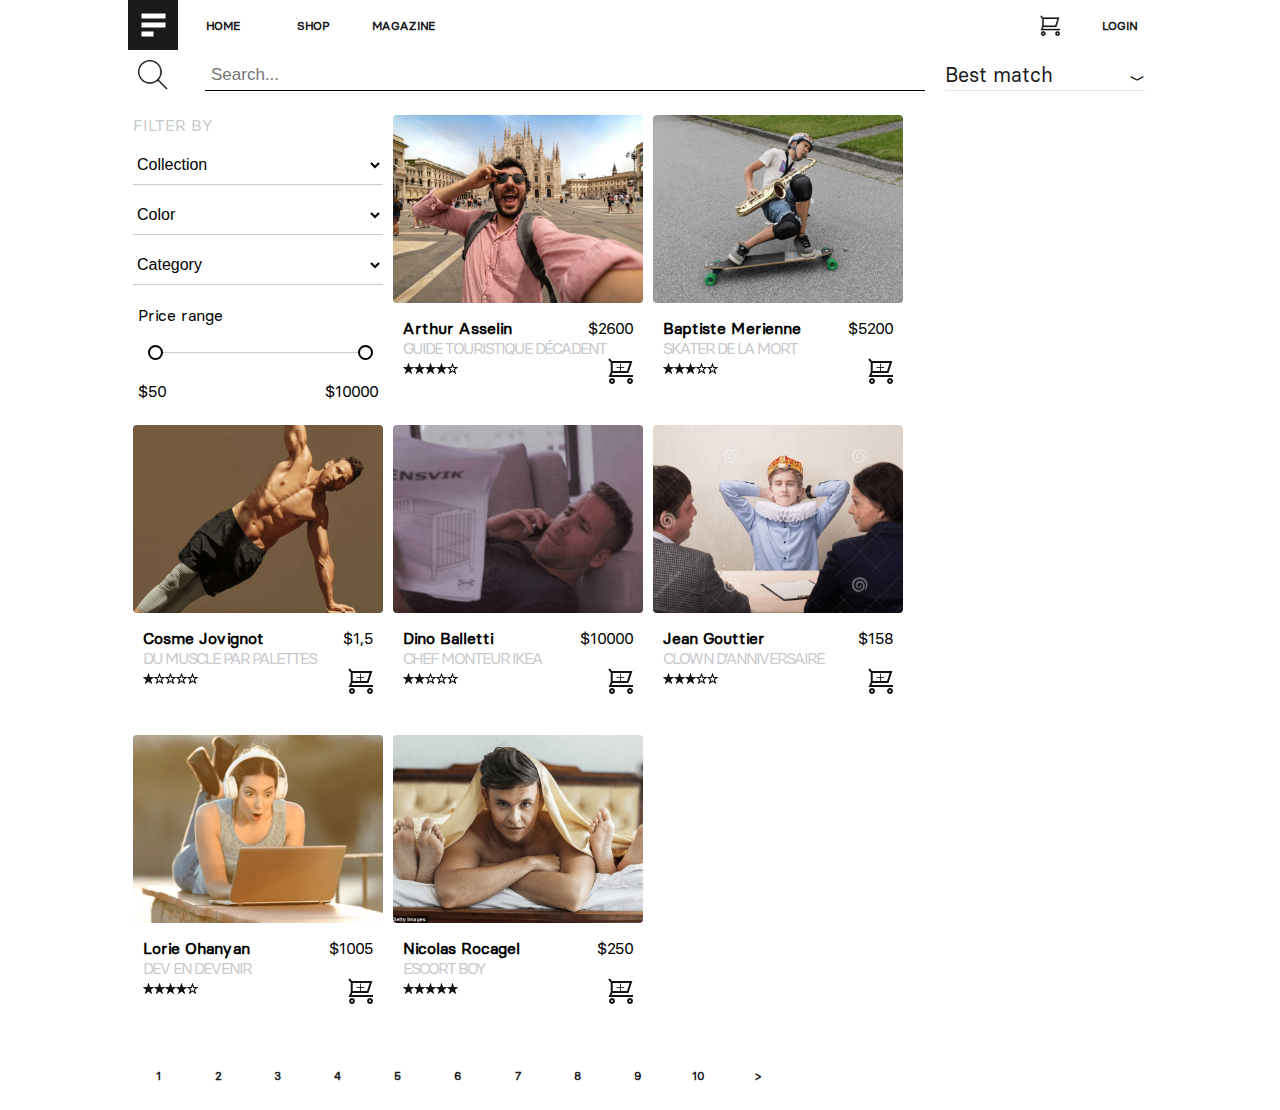
<file: index.html>
<!DOCTYPE HTML>
<html>


    <!-- DON'T TOUCH -->
    <head>
        <link rel="stylesheet" href="">
        <meta charset="UTF-8">
        <meta name="viewport" content="width=device-width, initial-scale=1.0">
        <link href="stylesheet.css" rel="stylesheet">
        <title>Wankers by Epitech</title>
    </head>

    <header>
        <!-- nav_bar composée de deux sections : nav_bar_top & search_div -->
                <div id="nav_bar">
        <!-- nav_bar_top : Première section de la nav_bar : LOGO + Boutons de menu -->
                    <div id="nav_bar_top">
                        <div id="menu_item">
                            <div id="menu"></div>
                            <a href="#" class="menu_nav">HOME</a>
                            <a href="#" class="menu_nav">SHOP</a>
                            <a href="#" class="menu_nav">MAGAZINE</a>
                        </div>
        <!-- profile_menu : Bouton panier + LOGIN -->
                        <div id="profile_menu">
                            <a href="#" id="cart"></a>
                            <a href="#" class="menu_nav">LOGIN</a>
                            <a href="#"  id="menu_hamburger"></a>
                        </div>
                    </div>
        <!-- search_div : Seconde section de la nav_bar : Icone recherche + Barre de recherche + Best match déroulant -->
                    <div id="search_div">
                        <div id="logo_search"></div>
                        <div id="nav_bar_search">
                            <input id="search_input" type="text" placeholder="Search...">
        <!-- Best match déroulant -->
                            <nav id="best_match">
                                <ul>
                                  <li class="scrolling_menu"><a href="#">Best match &ensp;</a>
                                    <ul class="sub_menu">
                                      <li><a href="#">Match #1</a></li>
                                      <li><a href="#">Match #2</a></li>
                                      <li><a href="#">Match #3</a></li>
                                    </ul>
                                  </li>
                                </ul>
                            </nav>
                            <!-- <nav id="best_match_responsive">
                                <ul>
                                  <li class="scrolling_menu"><a href="#">Best match &ensp;</a>
                                    <ul class="sub_menu">
                                      <li><a href="#">Match #1</a></li>
                                      <li><a href="#">Match #2</a></li>
                                      <li><a href="#">Match #3</a></li>
                                    </ul>
                                  </li>
                                </ul>
                            </nav> -->
                        </div>
                    </div>
                </div>
            </header>
        <!-- END DON'T TOUCH -->

    <body>
        <div id="body">

        <div class=body_item_line> 
            <div id="body_filter"><button type="button" id="filter_collapse">Filters</button>   
            <div id="body_filter_title">
                  FILTER BY
            </div>
            <button type="button" class="match_collapse">Best match</button> 
            <button type="button" class="filter_collapse">Filters</button> 
                <div class="filter_item_collapse">
                        <select class="body_filter_item">
                            <option value="0">Collection</option>
                            <option value="1" class="body_filter_item_option">Collection 1</option>
                        </select>
                </div>
                <div class="filter_item_collapse">
                        <select class="body_filter_item">
                            <option value="0">Color</option>
                            <option value="1" class="body_filter_item_option">Color 2</option>
                        </select>
                </div>
                <div class="filter_item_collapse">
                        <select class="body_filter_item">
                            <option value="0" class="body_filter_item_option">Category</option>
                            <option value="1" class="body_filter_item_option">Category 1</option>
                        </select>
                </div>
                <div class="filter_item_collapse">
                    <div id="body_filter_range_title">
                        Price range
                    </div>
                    <div class="body_filter_range">
                        <input id="minV" type="range" class="min-price"  value="50" min="50" max="10000" step="50">
                        <input id="maxV" type="range" class="max-price" value="10000" min="50" max="10000" step="50">
                      </div>
                    <div class="price-content">
                        <div>
                            <p id="min-value">$50</p>
                        </div>
                        <div >
                            <p id="max-value">$10000</p>
                        </div>
                    </div>
                </div>
            </div>


             

            <div class="body_item">
                <div><img class="body_item_img" src="./img_source/img_wankers/arthur.png" alt="arthur"></div>
                    <div class="body_item_description">
                        <div class="body_item_input">Arthur Asselin</div>
                        <div class="body_item_price">$2600</div>
                        <div class="body_item_job">guide touristique décadent</div>
                            <div class="body_item_starsandcart">
                                <div class="body_item_rating">
                                    <div><img src="./img_source/img_website/Star - On.png" alt=star></div>
                                    <div><img src="./img_source/img_website/Star - On.png" alt=star></div>
                                    <div><img src="./img_source/img_website/Star - On.png" alt=star></div>
                                    <div><img src="./img_source/img_website/Star - On.png" alt=star></div>
                                    <div><img src="./img_source/img_website/Star.png" alt=star></div>
                                </div>
                                <div class="body_item_fiver_cart"><img src="./img_source/img_website/Cart Button PLUS.png" alt=cart></div>
                            </div>
                            </div>   
        </div>

        <div class="body_item">
            <div><img class="body_item_img" src="./img_source/img_wankers/images_resized/wanker_baptiste.png" alt="baptiste"></div>
                <div class="body_item_description">
                    <div class="body_item_input">Baptiste Merienne</div>
                    <div class="body_item_price">$5200</div>
                    <div class="body_item_job">skater de la mort</div>
                        <div class="body_item_starsandcart">
                             <div class="body_item_rating">
                                <div><img src="./img_source/img_website/Star - On.png" alt=star></div>
                                <div><img src="./img_source/img_website/Star - On.png" alt=star></div>
                                <div><img src="./img_source/img_website/Star - On.png" alt=star></div>
                                <div><img src="./img_source/img_website/Star.png" alt=star></div>
                                <div><img src="./img_source/img_website/Star.png" alt=star></div>
                            </div>
                            <div class="body_item_fiver_cart"><img src="./img_source/img_website/Cart Button PLUS.png" alt=cart></div>
                        </div>
                        </div>   
        </div>

        <div class="body_item">
            <div><img class="body_item_img" src="./img_source/img_wankers/images_resized/wanker_cosme.png" alt="cosme"></div>
                <div class="body_item_description">
                    <div class="body_item_input">Cosme Jovignot</div>
                    <div class="body_item_price">$1,5</div>
                    <div class="body_item_job">du muscle par palettes</div>
                        <div class="body_item_starsandcart">
                             <div class="body_item_rating">
                                <div><img src="./img_source/img_website/Star - On.png" alt=star></div>
                                <div><img src="./img_source/img_website/Star.png" alt=star></div>
                                <div><img src="./img_source/img_website/Star.png" alt=star></div>
                                <div><img src="./img_source/img_website/Star.png" alt=star></div>
                                <div><img src="./img_source/img_website/Star.png" alt=star></div>
                            </div>
                            <div class="body_item_fiver_cart"><img src="./img_source/img_website/Cart Button PLUS.png" alt=cart></div>
                        </div>
                        </div>   
        </div>
            
 
        <div class="body_item">
            <div><img class="body_item_img" src="./img_source/img_wankers/images_resized/wanker_dino.png" alt="dino"></div>
                <div class="body_item_description">
                    <div class="body_item_input">Dino Balletti</div>
                    <div class="body_item_price">$10000</div>
                    <div class="body_item_job">chef monteur Ikea</div>
                        <div class="body_item_starsandcart">
                             <div class="body_item_rating">
                                <div><img src="./img_source/img_website/Star - On.png" alt=star></div>
                                <div><img src="./img_source/img_website/Star - On.png" alt=star></div>
                                <div><img src="./img_source/img_website/Star.png" alt=star></div>
                                <div><img src="./img_source/img_website/Star.png" alt=star></div>
                                <div><img src="./img_source/img_website/Star.png" alt=star></div>
                            </div>
                            <div class="body_item_fiver_cart"><img src="./img_source/img_website/Cart Button PLUS.png" alt=cart></div>
                        </div>
                        </div>   
        </div>
  
    


    <div class="body_item">
            <div><img class="body_item_img" src="./img_source/img_wankers/images_resized/wanker_jean.png" alt="jean"></div>
                <div class="body_item_description">
                    <div class="body_item_input">Jean Gouttier</div>
                    <div class="body_item_price">$158</div>
                    <div class="body_item_job">clown d'anniversaire</div>
                        <div class="body_item_starsandcart">
                             <div class="body_item_rating">
                                <div><img src="./img_source/img_website/Star - On.png" alt=star></div>
                                <div><img src="./img_source/img_website/Star - On.png" alt=star></div>
                                <div><img src="./img_source/img_website/Star - On.png" alt=star></div>
                                <div><img src="./img_source/img_website/Star.png" alt=star></div>
                                <div><img src="./img_source/img_website/Star.png" alt=star></div>
                            </div>
                            <div class="body_item_fiver_cart"><img src="./img_source/img_website/Cart Button PLUS.png" alt=cart></div>
                        </div>
                        </div>   
        </div>
     
    
    
    <div class="body_item">
        <div><img class="body_item_img" src="./img_source/img_wankers/images_resized/wanker_lorie.png" alt="lorie"></div>
            <div class="body_item_description">
                <div class="body_item_input">Lorie Ohanyan</div>
                <div class="body_item_price">$1005</div>
                <div class="body_item_job">dev en devenir</div>
                    <div class="body_item_starsandcart">
                         <div class="body_item_rating">
                            <div><img src="./img_source/img_website/Star - On.png" alt=star></div>
                            <div><img src="./img_source/img_website/Star - On.png" alt=star></div>
                            <div><img src="./img_source/img_website/Star - On.png" alt=star></div>
                            <div><img src="./img_source/img_website/Star - On.png" alt=star></div>
                            <div><img src="./img_source/img_website/Star.png" alt=star></div>
                        </div>
                        <div class="body_item_fiver_cart"><img src="./img_source/img_website/Cart Button PLUS.png" alt=cart></div>
                    </div>
                    </div>   
    </div>
   


<div class="body_item">
    <div><img class="body_item_img" src="./img_source/img_wankers/images_resized/wanker_nicolas.png" alt="nicolas"></div>
        <div class="body_item_description">
            <div class="body_item_input">Nicolas Rocagel</div>
            <div class="body_item_price">$250</div>
            <div class="body_item_job">escort boy</div>
                <div class="body_item_starsandcart">
                     <div class="body_item_rating">
                        <div><img src="./img_source/img_website/Star - On.png" alt=star></div>
                        <div><img src="./img_source/img_website/Star - On.png" alt=star></div>
                        <div><img src="./img_source/img_website/Star - On.png" alt=star></div>
                        <div><img src="./img_source/img_website/Star - On.png" alt=star></div>
                        <div><img src="./img_source/img_website/Star - On.png" alt=star></div>
                    </div>
                    <div class="body_item_fiver_cart"><img src="./img_source/img_website/Cart Button PLUS.png" alt=cart></div>
                </div>
                </div>   
</div>
</div>  
</div>
</div>   
</div>    

<script src="range.js"></script>
    </body>

    <footer>
        <a href="#" class="page">1</a>
        <a href="#" class="page">2</a>
        <a href="#" class="page">3</a>
        <a href="#" class="page">4</a>
        <a href="#" class="page_responsive">5</a>
        <a href="#" class="page_responsive">6</a>
        <a href="#" class="page_responsive">7</a>
        <a href="#" class="page_responsive">8</a>
        <a href="#" class="page_responsive">9</a>
        <a href="#" class="page_responsive">10</a>
        <a href="#" class="page">></a>
    </footer>

</html>
</file>
<file: stylesheet.css>
/* Basier font Import */
@font-face{
    font-family: "Basier";
    src: url("basier/basiercircle-regular-webfont.woff");
  }
html {
    font-family: "Basier";
    scroll-behavior: smooth;
}

/* Customize website's scrollbar like Mac OS
Not supports in Firefox and IE */
/* total width */
body::-webkit-scrollbar {
    background-color: #fff;
    width: 12px;
}
/* background of the scrollbar except button or resizer */
body::-webkit-scrollbar-track {
    background-color: #fff;
}
/* scrollbar itself */
body::-webkit-scrollbar-thumb {
    background-color: #babac0;
    border-radius: 16px;
    border: 4px solid #fff;
}
/* set button(top and bottom of the scrollbar) */
body::-webkit-scrollbar-button {
    display:none;
}

/* HEADER */
header {
    position: fixed;
    z-index: 999;
    top: 0;
    background-color: #ffffff;
    width: 81%;
    margin: 0% 0% 0% 0%;
}


/* HEADER ELEMENTS */
#nav_bar {
    display: flex;
    flex-direction: column;
    height: 100px;
    width: 100%;
}
/* FIRST SECTION FROM NAVBAR */
    /* LEFT PART */
    #nav_bar_top {
        display: flex;
        font-size: 12px;
        flex-direction: row;
        justify-content: space-between;
        height: 50px;
    }
    #menu_item {
        display: flex;
        align-items: center;
        max-width: 360px;
    }
    #menu {
        background-image: url(img_source/img_website/Logo.png);
        background-position: center;
        background-repeat: no-repeat;
        height: 50px;
        width: 50px;
    }
    .menu_nav {
        align-items: center;
        margin: 10px 0;
        color: #1b1b1b;
        text-decoration: none;
        font-weight: bold;
        justify-content: center;
        display: flex;
        height: 50px;
        width: 90px;
        transition: 0.2s;
    }
    .menu_nav:hover {
        background-color: #1b1b1b;
        color: white;
        transition: 0.2s;
    }
    /* RIGHT PART */
    #profile_menu {
        display: flex;
        align-items: center;
        min-width: 120px;
    }
    #cart {
        background-repeat: no-repeat;
        background-image: url("img_source/img_website/Cart Button.png");
        background-size: 40%;
        background-position: center;
        height: 50px;
        width: 50px;
        transition: 0.2s;
    }
    #cart:hover {
        background-size: 45%;
        transition: 0.2s;
    }
    #login {
        font-weight: bold;
        margin-right: 20px;
        display: flex;
        height: 50px;
        align-items: center;
        justify-content: end;
        width: 50px;
    }
    #menu_hamburger {
        display: none;
        width: 50px;
        height: 50px;
    }

/* SECOND SECTION FROM NAVBAR */
#search_div {
    display: flex;
}
/* SEARCH BAR ELEMENTS */
    #logo_search {
        height: 50px;
        min-width: 50px;
        background-image: url("img_source/img_website/Search.png");
        background-repeat: no-repeat;
        background-position: center;
        background-size: 30px;
    }
    /* SUBSECTION FROM SEARCH BAR */
    #nav_bar_search {
        display: flex;
        height: 50px;
        align-items: center;
        width: 100%;
        justify-content: space-between;
        margin: 0px 0px 0px 27px;
    }
    /* SUBSECTION ELEMENTS */
        #search_input[type=text] {
            height: 28px;
            width: 77%;
            border: 0;
            border-bottom: 1.5px black solid;
            height: 18px;
            float: right;
            padding: 6px;
            font-size: 17px;
        }
        /* SCROLLING BEST MATCH MENU */
        #best_match{
            width: 100%;
            margin: 0 auto;
            background-color: white;
            position: sticky;
            top: 0px;
            font-size: 20px;
            width: 20%;
            height: 30px;
            min-width: 200px;
            margin: 0 20px;
            border-bottom: 1.5px #80808030 solid;
        }
        #best_match_responsive {
            display: none;
        }

        #best_match ul{
            margin: 0;
            list-style-type: none;
            padding: 0;
        }
        #best_match ul::after{
            content: "";
            display: table;
            clear: both;
        }

        #best_match ul li{
            float: left;
            width: 100%;
            text-align: center;
            position: relative;
        }

        #best_match a{
            display: flex;
            text-decoration: none;
            text-align: left;
            height: 30px;
            justify-content: space-between;
            align-items: center;
            color: #1b1b1b;
            border-bottom: 2px solid transparent;
            transition: 0.2s;
        }
        #best_match a:hover{
            color:  #c4c4c4;
            border-bottom: 2px solid #1b1b1b;
        }

        .sub_menu{
            display: none;
            box-shadow: 0px 1px 2px  #1b1b1b;
            background-color: white;
            position: absolute;
            width: 100%;
            z-index: 1000;
        }
        #best_match > ul li:hover .sub_menu{
            display: block;
        }
        .sub_menu li{
            float: none;
            width: 100%;
            text-align: left;
        }
        .sub_menu a{
            padding: 10px;
            border-bottom: none;
        }
        .sub_menu a:hover{
            border-bottom: none;
            background-color:  #1b1b1b;
        }

        .scrolling_menu > a::after{
            content: " ﹀";
            font-size: 15px;
            display: flex;
            align-self: end;
            font-weight: bold;
        }
/* RESPONSIVE FOR HEADER ONLY */
@media all and (max-device-width: 480px){
    header {
        width: 100%;
    }
    #nav_bar {
        width: auto;
        height: auto;
    }
    #nav_bar_top {
        justify-content: space-between;
        height: 70px;
    }

    #menu {
        background-image: url(img_source/img_website/Logo.png);
        background-position: center;
        background-repeat: no-repeat;
        height: 100%;
        width: 70px;
    }
    #menu_item {
        min-width: auto;
    }
    .menu_nav {
        display: none;
    }

    #profile_menu {
        display: flex;
        justify-content: flex-end;
        margin-right: 10px;
    }
    #menu_hamburger {
        display: flex;
        width: 50px;
        height: 50px;
        background-image: url(img_source/img_website/hamburger.png);
        background-size: 50%;
        background-repeat: no-repeat;
        background-position: center;
    }
    #search_div {
        height: 50%;
        padding-top: 15px;
        justify-content: space-between;
    }
    #logo_search {
        height: 65px;
        min-width: 70px;
        background-size: 35%;
    }
    #nav_bar_search {
        margin: 0px 0px 0px 10px;
        width: 80%;
        align-self: center;
    }
    #search_input[type=text] {
        width: 90%;
    }


    #best_match {
        display: none;
    }
    #best_match_responsive {
        display: flex;
        width: 100%;
        position: fixed;
        margin-top: 153px;
        height: 74px;
        left: 0;
    }
    
    #best_match_responsive ul{
        margin: 0;
        list-style-type: none;
        width: 100%;
        padding: 0;
    }
    #best_match_responsive ul::after{
        content: "";
        display: table;
        clear: both;
    }

    #best_match_responsive ul li{
        float: left;
        width: 100%;
        text-align: center;
        height: 51px;
        background-color: white;
        position: relative;
    }

    #best_match_responsive a{
        display: flex;
        text-decoration: none;
        text-align: left;
        height: 48px;
        justify-content: space-between;
        align-items: center;
        color: #1b1b1b;
        padding: 0 20px;
        border-bottom: 2px solid transparent;
        transition: 0.2s;
    }
    #best_match_responsive a:hover{
        color:  #c4c4c4;
        border-bottom: 2px solid #1b1b1b;
    }

    .sub_menu{
        display: none;
        box-shadow: 0px 1px 2px  #1b1b1b;
        background-color: white;
        position: absolute;
        width: 100%;
        z-index: 1000;
    }
    #best_match_responsive > ul li:hover .sub_menu{
        display: block;
    }
    .sub_menu li{
        float: none;
        width: 100%;
        text-align: left;
    }
    .sub_menu a{
        padding: 10px;
        border-bottom: none;
    }
    .sub_menu a:hover{
        border-bottom: none;
        background-color:  #1b1b1b;
    }

    .scrolling_menu > a::after{
        content: " ﹀";
        font-size: 15px;
        display: flex;
        align-self: center;
        font-weight: bold;
    }
}
/* END OF RESPONSIVE FOR HEADER ONLY */
/* END OF HEADER */


body {
    margin: 0 10%;
    margin-top: 110px;
}

/* FILTER STYLE */
#body_filter_title{
    text-transform: uppercase;
    color: #C9CACC;

    }
#body_filter{
    font-size: 16px;
    height: 300px;
    width: 250px;
    color: black;
    background-color: white;
    min-width:24%;
    padding:5px;
    /* border: 1px black solid; */
    }

#filter_collapse {
    display: none;
    background-color: #777;
    color: white;
    cursor: pointer;
    padding: 18px;
    width: 100%;
    border: none;
    text-align: left;
    outline: none;
}

.filter_collapse {
    display: none;

}

.match_collapse {
    display: none;

}
    
    .body_filter_item{
    font-size: 16px;
    width: 100%;
    height: 40px;
    margin-top: 10px;
    border: none;
    background-color: white;
    border-bottom: 1px  #C9CACC solid;

    }

    .body_filter_item_option{

        border-radius: 0px;
       


    }



  /* PRICE RANGE */
    #body_filter_range_title{
        color: black;
        
        width: 100%;
        height: 40px;
        margin: 20px 0px -10px 5px;
        border: none;

    }

    .body_filter_range{
        width: 90%;
        position: relative;
        margin: 15px 5% 30px 5%;
      }
      
      input[type=range] {
        -webkit-appearance: none;
        width: 100%;
        background: transparent; 
        position: absolute;
        left: 0;
      }
      
      input[type=range]::-webkit-slider-thumb {
        -webkit-appearance: none;
        height: 15px;
        width: 15px;
        border-radius: 50%;
        background: #ffffff;
        border: 2px black solid;
        cursor: pointer;    
        margin-top: -7px;
        position: relative;
        z-index: 1;
      }
      
      input[type=range]::-webkit-slider-runnable-track {
        width: 100%;
        height: 1px;
        background: #C9CACC;
        border-radius: 1px;
        border: none;
      }

      .price-content {
        display: flex;
        align-items: center;
        justify-content: space-between;
        margin: 0 5px;
      }      


        /* BODY ITEMS */

        .body_item_line{

            display: flex;
            flex-wrap: wrap;
            margin: auto;
            justify-content: flex-start;
        
        }
        
        
        .body_item{
        
            width: 250px;
            display: inline-table;
            min-width: 24%;
            margin: 5px;
            height: 300px;
        
        }
        
        .body_item_img {
            display: block;
            margin-left: auto;
            margin-right: auto;
            border-radius: 4px;
            width: 100%;
        }
    
        .body_item_img:hover {
            cursor: pointer;
            transform: scale(1.05);
            transition: 100ms;
        }
        
        .body_item_description {
        
            padding: 15px 10px;
        
        }
        
        .body_item_input {
        
            display: contents;
            font-weight: 900;
        
        }
        
        .body_item_job {
        
            letter-spacing: -2px;
            text-transform: uppercase;
            color: #c9cacc;
        }
        
        .body_item_rating {
        
            display: flex;
        
        }
        
        .body_item_price {
        
            float: right;
        }
        
        .body_item_fiver_cart {
        
            float: right
        
        }
        
        .body_item_fiver_cart:hover{
    
            cursor: pointer;
            transform: scale(1.05);
            transition: 100ms;
        }
    
        .body_item_starsandcart {
        
            display:flex;
            justify-content: space-between;
        }
    
         /* FIN BODY ITEM */

         /* BODY ITEM RESPONSIVE */

    @media all and (max-device-width: 480px) {

        body {
            margin: 0;
        }

        #body {

            margin-top: 140px;

        }

    
        .body_item {
            
            width: 100%;
            display: flex;
            height: auto;
            margin-top: 50px;
            flex-direction: column;
    
            }
           
    }
    
        /* FIN BODY ITEM RESPONSIVE */

/* FOOTER */
footer {
    display: flex;
    justify-content: flex-start;
    align-items: center;
    height: 50px;
    width: 100%;
    padding: 10px 0;
}
    /* FOOTER ELEMENTS */
    .page {
        color: #1b1b1b;
        font-size: 12px;
        justify-content: center;
        text-decoration: none;
        align-items: center;
        height: 40px;
        font-weight: bold;
        width: 40px;
        display: flex;
        margin: 0px 10px;
        transition: 0.2s;
    }
    .page_responsive{
        color: #1b1b1b;
        font-size: 12px;
        justify-content: center;
        text-decoration: none;
        align-items: center;
        height: 40px;
        font-weight: bold;
        width: 40px;
        display: flex;
        margin: 0px 10px;
        transition: 0.2s;
    }
    .page:hover {
        background-color: #1b1b1b;
        text-decoration: none;
        color: white;
        transition: 0.2s;
    }
    .page:active {
        background-color: #1b1b1b;
        text-decoration: none;
        color: white;
        transition: 0.2s;
    }
    .page_responsive:hover {
        background-color: #1b1b1b;
        text-decoration: none;
        color: white;
        transition: 0.2s;
    }
    .page_responsive:active {
        background-color: #1b1b1b;
        text-decoration: none;
        color: white;
        transition: 0.2s;
    }
/* RESPONSIVE FOR FOOTER ONLY */
    @media all and (max-device-width: 480px){
        footer {
            display: flex;
            justify-content: space-evenly;
            align-items: center;
            height: 50px;
            width: 100%;
            padding: 10px 0;
        }
        .page_responsive{
            display: none;
        }
        .page:hover {
            background-color: #1b1b1b;
            text-decoration: none;
            color: white;
            transition: 0.2s;
        }
        .page:active {
            background-color: #1b1b1b;
            text-decoration: none;
            color: white;
            transition: 0.2s;
        }
    }
/* END OF FOOTER */






    
    /* FILTER RESPONSIVE */
@media all and (max-device-width: 480px){
    /* FILTER STYLE */
#body_filter{
    font-size: 16px;
    height: auto;
    width: 250px;
    color: black;
    background-color: white;
    min-width:24%;
    padding:5px;
    width: -webkit-fill-available;
    /* border: 1px black solid; */
    }


    .filter_collapse {
        display: flex;
        background-color: #ffff;
        color: black;
        cursor: pointer;
        padding: 5px;
        width: 100%;
        border: none;
        text-align: left;
        outline: none;
        justify-content: space-between;
        font-size: 16px;
        border-bottom: 1px  #C9CACC solid;
        margin-top: 10px;
        
        
    }
    .match_collapse {
        display: flex;
        background-color: #ffff;
        color: black;
        cursor: pointer;
        padding: 5px;
        width: 100%;
        border: none;
        text-align: left;
        outline: none;
        justify-content: space-between;
        font-size: 16px;
        border-bottom: 1px  #C9CACC solid;
        margin-top: 10px;
        
        
    }

    .match_collapse::after{
        content:" ﹀";
    }   
    
    .filter_collapse::after{
        content:" ﹀";
    }

 
    
   .filter_collapse:hover {
    background-color: #C9CACC;
    color:white;
  }
  
  .filter_item_collapse{
    display: none ;
  }







#body_filter_title{
display:none;

}
    
    .body_filter_item{
    font-size: 16px;
    width: 100%;
    height: 40px;
    margin-top: 10px;
    border: none;
    background-color: white;
    border-bottom: 1px  #C9CACC solid;

    }

    .body_filter_item_option{

        border-radius: 0px;
       


    }



  /* PRICE RANGE */
    #body_filter_range_title{
     
        
        width: 100%;
        height: 40px;
        margin: 20px 0px -10px 5px;
        border: none;

    }

    .body_filter_range{
        width: 90%;
        position: relative;
        margin: 15px 5% 30px 5%;
      }
      
      input[type=range] {
        -webkit-appearance: none;
        width: 100%;
        background: transparent; 
        position: absolute;
        left: 0;
      }
      
      input[type=range]::-webkit-slider-thumb {
        -webkit-appearance: none;
        height: 15px;
        width: 15px;
        border-radius: 50%;
        background: #ffffff;
        border: 2px black solid;
        cursor: pointer;    
        margin-top: -7px;
        position: relative;
        z-index: 1;
      }
      
      input[type=range]::-webkit-slider-runnable-track {
        width: 100%;
        height: 1px;
        background: #C9CACC;
        border-radius: 1px;
        border: none;
      }

      .price-content {
        display: flex;
        align-items: center;
        justify-content: space-between;
        margin: 0 5px;
      }      

    }
</file>
